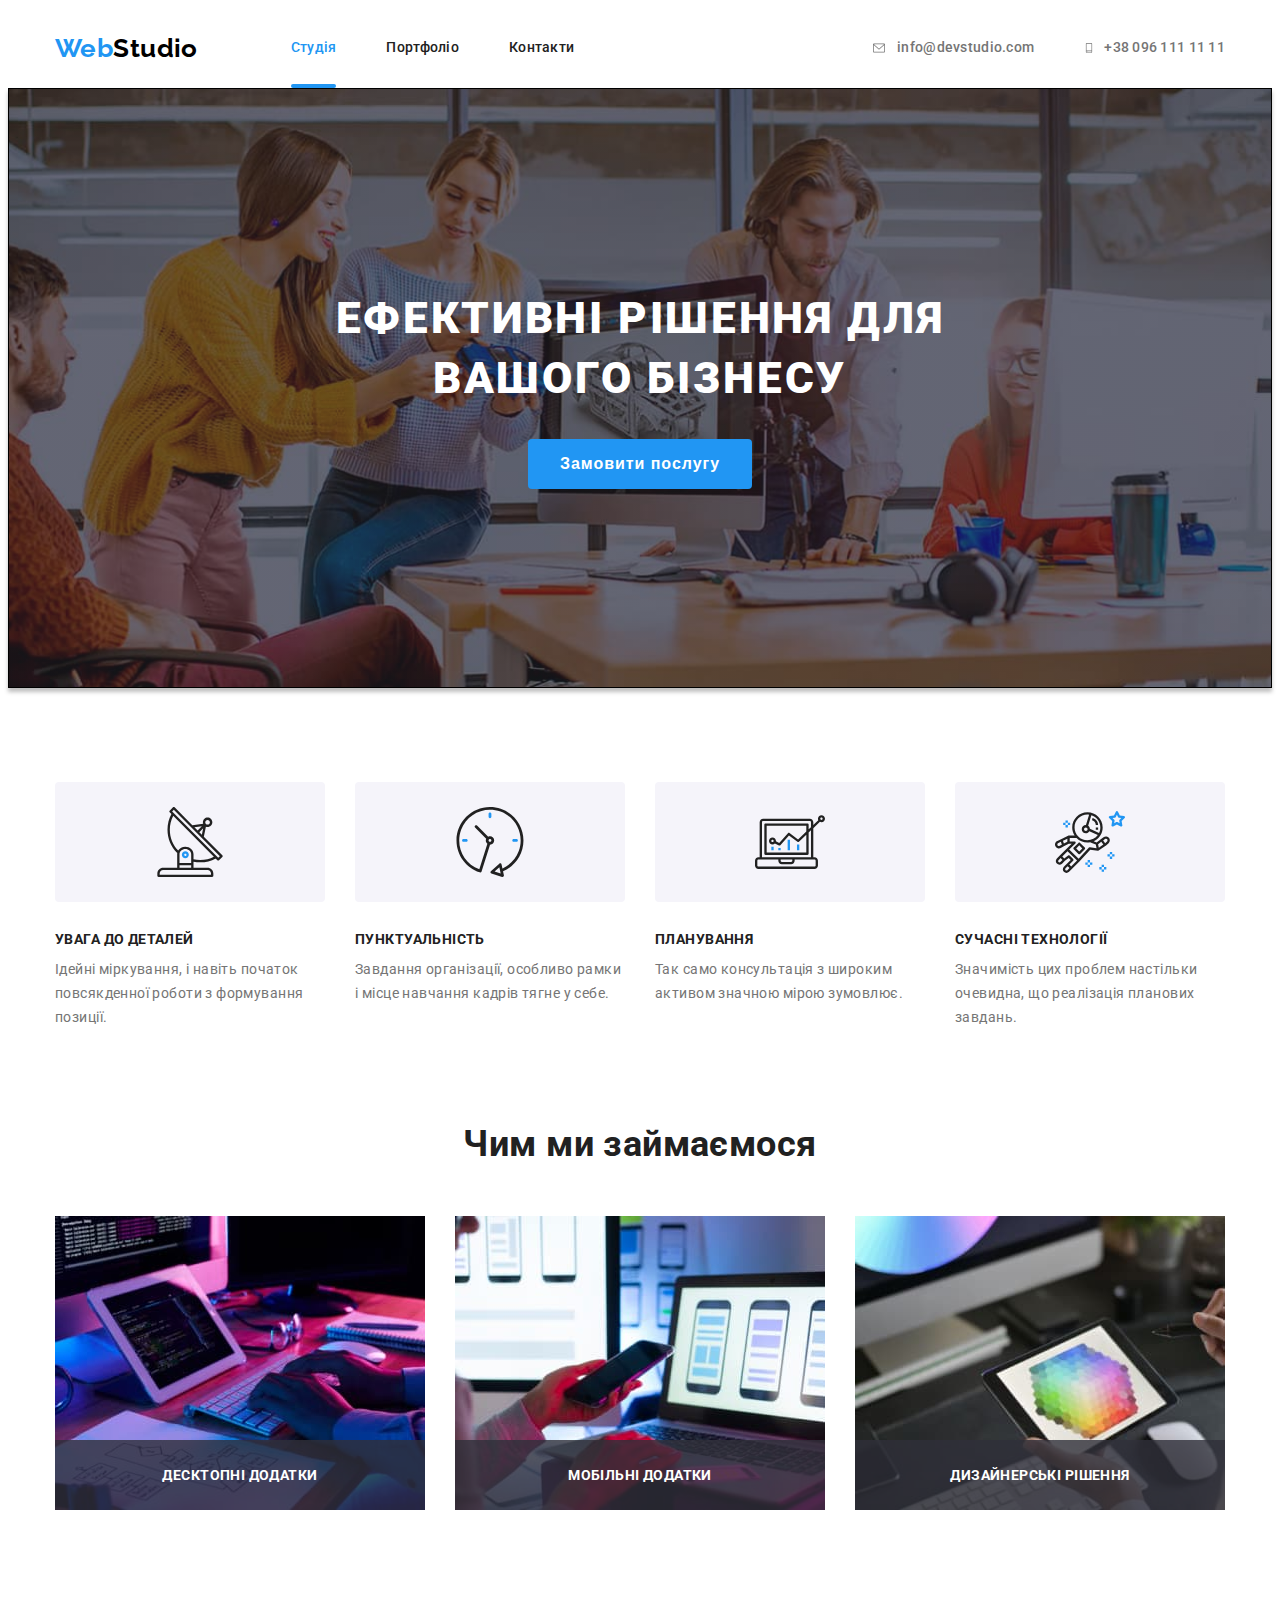
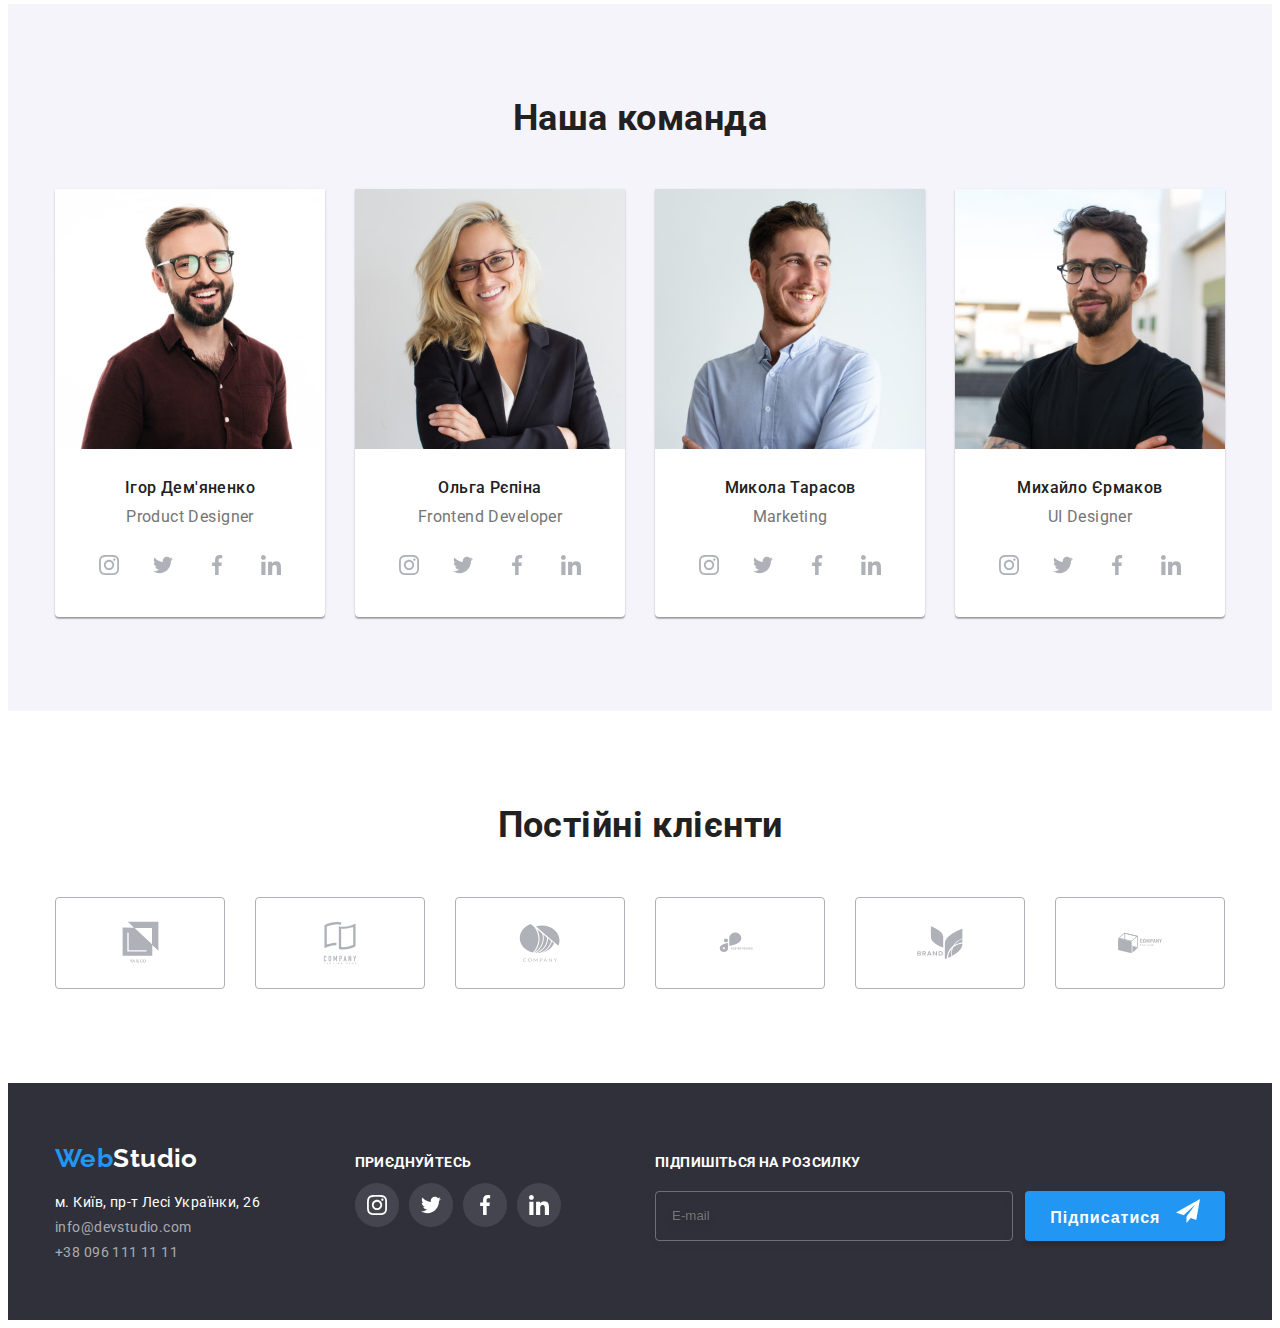
<file: index.html>
<!DOCTYPE html>
<html lang="uk">
  <head>
    <meta charset="UTF-8" />
    <meta http-equiv="X-UA-Compatible" content="IE=edge" />
    <meta name="viewport" content="width=device-width, initial-scale=1.0" />

    <title>WebStudio</title>
    <!-- favicon -->
    <link rel="apple-touch-icon" sizes="180x180" href="./favicon/" />
    <link rel="icon" type="image/png" sizes="32x32" href="./favicon//favicon-32x32.png" />
    <link rel="icon" type="image/png" sizes="16x16" href="./favicon//favicon-16x16.png" />
    <link rel="manifest" href="./favicon//site.webmanifest" />
    <link rel="mask-icon" href="./favicon//safari-pinned-tab.svg" color="#5bbad5" />
    <meta name="msapplication-TileColor" content="#da532c" />
    <meta name="theme-color" content="#ffffff" />

    <!-- fonts -->
    <link rel="preconnect" href="https://fonts.googleapis.com" />
    <link rel="preconnect" href="https://fonts.gstatic.com" crossorigin />
    <link
      href="https://fonts.googleapis.com/css2?family=Raleway:wght@700&family=Roboto:wght@400;500;700;900&display=swap"
      rel="stylesheet"
    />

    <!-- --normolize-- -->
    <link
      rel="stylesheet"
      href="https://cdnjs.cloudflare.com/ajax/libs/modern-normalize/1.1.0/modern-normalize.min.css"
      integrity="sha512-wpPYUAdjBVSE4KJnH1VR1HeZfpl1ub8YT/NKx4PuQ5NmX2tKuGu6U/JRp5y+Y8XG2tV+wKQpNHVUX03MfMFn9Q=="
      crossorigin="anonymous"
      referrerpolicy="no-referrer"
    />
    <!-- style -->
    <link rel="stylesheet" href="./styles/style.css" />
  </head>

  <body>
    <header class="header">
      <div class="header-conteiner container">
        <nav class="header-nav">
          <a class="logo link" lang="en" href="./index.html"
            >Web<span class="header-logo-color">Studio</span></a
          >
          <ul class="header-menu list">
            <li class="header-menu-item item">
              <a class="header-nav-link link current" href="./index.html">Студія</a>
            </li>
            <li class="header-menu-item item">
              <a class="header-nav-link link" href="./portfolio.html">Портфоліо</a>
            </li>
            <li class="header-menu-item item">
              <a class="header-nav-link link" href="">Контакти</a>
            </li>
          </ul>
        </nav>
        <ul class="contacts-nav list">
          <li class="header-contacs-item item">
            <a class="header-contacs link" href="mailto:info@devstudio.com">
              <svg class="contacts-icon icon" width="16" ; height="12" ;>
                <use href="./images/sprite_orig.svg#icon-envelope"></use>
              </svg>
              info@devstudio.com
            </a>
          </li>
          <li class="header-contacs-item item">
            <a class="header-contacs link" href="tel:+380961111111"
              ><svg class="contacts-icon icon" width="10" ; height="16" ;>
                <use href="./images/sprite_orig.svg#icon-phone"></use>
              </svg>
              +38 096 111 11 11
            </a>
          </li>
        </ul>
      </div>
    </header>

    <main>
      <!-- ------------- HERO ---------------- -->
      <section class="hero section">
        <div class="container">
          <h1 class="hero-title">Ефективні рішення для вашого бізнесу</h1>
          <button class="hero-button" type="button" data-modal-open>Замовити послугу</button>
        </div>
      </section>

      <!-- ------------ ADVANTAGE ----------- -->

      <section class="advantage section">
        <!-- прихований заголовок -->
        <div class="container">
          <h2 class=".section-title visually-hidden">Переваги</h2>
          <ul class="advantage-list list">
            <li class="advantage-item icon-antenna">
              <div class="advantage-icon-wrapper">
                <svg class="advantage-icon" width="70px" ; height="70px" ;>
                  <use href="./images/sprite_orig.svg#icon-antenna"></use>
                </svg>
              </div>
              <h3 class="advantage-title">УВАГА ДО ДЕТАЛЕЙ</h3>
              <p class="advantage-text">
                Ідейні міркування, і навіть початок повсякденної роботи з формування позиції.
              </p>
            </li>
            <li class="advantage-item icon-clock">
              <div class="advantage-icon-wrapper">
                <svg class="advantage-icon" width="70px" ; height="70px" ;>
                  <use href="./images/sprite_orig.svg#icon-clock"></use>
                </svg>
              </div>
              <h3 class="advantage-title">ПУНКТУАЛЬНІСТЬ</h3>
              <p class="advantage-text">
                Завдання організації, особливо рамки і місце навчання кадрів тягне у себе.
              </p>
            </li>
            <li class="advantage-item icon-diagram">
              <div class="advantage-icon-wrapper">
                <svg class="advantage-icon" width="70px" ; height="70px" ;>
                  <use href="./images/sprite_orig.svg#icon-diagram"></use>
                </svg>
              </div>
              <h3 class="advantage-title">ПЛАНУВАННЯ</h3>
              <p class="advantage-text">
                Так само консультація з широким активом значною мірою зумовлює.
              </p>
            </li>
            <li class="advantage-item icon-astronaut">
              <div class="advantage-icon-wrapper">
                <svg class="advantage-icon" width="70px" ; height="70px" ;>
                  <use href="./images/sprite_orig.svg#icon-astronaut"></use>
                </svg>
              </div>
              <h3 class="advantage-title">СУЧАСНІ ТЕХНОЛОГІЇ</h3>
              <p class="advantage-text">
                Значимість цих проблем настільки очевидна, що реалізація планових завдань.
              </p>
            </li>
          </ul>
        </div>
      </section>
      <!-- ------------ ACTION ------------ -->

      <section class="action section">
        <div class="container">
          <h2 class="section-title">Чим ми займаємося</h2>
          <ul class="action-list list">
            <li class="action-img item">
              <img src="./images/img1.jpg" alt="Посилвння на курс №1" width="370" />
              <h3 class="action-text">Десктопні додатки</h3>
            </li>
            <li class="action-img item">
              <img src="./images/img2.jpg" alt="Посилвння на курс №2" width="370" />
              <h3 class="action-text">Мобільні додатки</h3>
            </li>
            <li class="action-img item">
              <img src="./images/img3.jpg" alt="Посилвння на курс №3" width="370" />
              <h3 class="action-text">Дизайнерські рішення</h3>
            </li>
          </ul>
        </div>
      </section>

      <!------------------ TEAM ---------------->

      <section class="team section">
        <div class="container">
          <h2 class="section-title">Наша команда</h2>
          <ul class="team-list list">
            <li class="team-item item">
              <img
                class="team-img"
                src="./images/ProductDesigner.jpg"
                alt="Фото Дизайнера "
                width="270"
              />
              <h3 class="team-title">Ігор Дем'яненко</h3>
              <p class="team-text" lang="en">Product Designer</p>
              <div class="team-social">
                <ul class="team-social-list list">
                  <li class="team-social-item item">
                    <a
                      class="team-soc-link link"
                      href="https://www.instagram.com/"
                      target="_blank"
                      rel="noopenet noreferrer nofollow"
                    >
                      <svg class="team-icon icon" width="20px" height="20px">
                        <use href="./images/sprite_orig.svg#icon-instagram"></use>
                      </svg>
                    </a>
                  </li>
                  <li class="team-social-item item">
                    <a
                      class="team-soc-link link"
                      href="https://twitter.com/?lang=ru"
                      target="_blank"
                      rel="noopenet noreferrer nofollow"
                    >
                      <svg class="team-icon icon" width="20" height="20">
                        <use href="./images/sprite_orig.svg#icon-twitter"></use>
                      </svg>
                    </a>
                  </li>
                  <li class="team-social-item item">
                    <a
                      class="team-soc-link link"
                      href="https://www.facebook.com/"
                      target="_blank"
                      rel="noopenet noreferrer nofollow"
                    >
                      <svg class="team-icon icon" width="20" height="20">
                        <use href="./images/sprite_orig.svg#icon-facebook"></use>
                      </svg>
                    </a>
                  </li>
                  <li class="team-social-item item">
                    <a
                      class="team-soc-link link"
                      href="https://www.linkedin.com/"
                      target="_blank"
                      rel="noopenet noreferrer nofollow"
                      ><svg class="team-icon icon" width="20" height="20">
                        <use href="./images/sprite_orig.svg#icon-linkedin"></use>
                      </svg>
                    </a>
                  </li>
                </ul>
              </div>
            </li>
            <li class="team-item item">
              <img
                class="team-img"
                src="./images/FrontendDeveloper.jpg"
                alt="Фото Фронтенд-розробника"
                width="270"
              />
              <h3 class="team-title">Ольга Рєпіна</h3>
              <p class="team-text">Frontend Developer</p>
              <div class="team-social">
                <ul class="team-social-list list">
                  <li class="team-social-item item">
                    <a
                      class="team-soc-link link"
                      href="https://www.instagram.com/"
                      target="_blank"
                      rel="noopenet noreferrer nofollow"
                    >
                      <svg class="team-icon icon" width="20px" height="20px">
                        <use href="./images/sprite_orig.svg#icon-instagram"></use>
                      </svg>
                    </a>
                  </li>
                  <li class="team-social-item item">
                    <a
                      class="team-soc-link link"
                      href="https://twitter.com/?lang=ru"
                      target="_blank"
                      rel="noopenet noreferrer nofollow"
                    >
                      <svg class="team-icon icon" width="20" height="20">
                        <use href="./images/sprite_orig.svg#icon-twitter"></use>
                      </svg>
                    </a>
                  </li>
                  <li class="team-social-item item">
                    <a
                      class="team-soc-link link"
                      href="https://www.facebook.com/"
                      target="_blank"
                      rel="noopenet noreferrer nofollow"
                    >
                      <svg class="team-icon icon" width="20" height="20">
                        <use href="./images/sprite_orig.svg#icon-facebook"></use>
                      </svg>
                    </a>
                  </li>
                  <li class="team-social-item item">
                    <a
                      class="team-soc-link link"
                      href="https://www.linkedin.com/"
                      target="_blank"
                      rel="noopenet noreferrer nofollow"
                      ><svg class="team-icon icon" width="20" height="20">
                        <use href="./images/sprite_orig.svg#icon-linkedin"></use>
                      </svg>
                    </a>
                  </li>
                </ul>
              </div>
            </li>
            <li class="team-item item">
              <img
                class="team-img"
                src="./images/Marketing.jpg"
                alt="Фото маркитолога"
                width="270"
              />
              <h3 class="team-title">Микола Тарасов</h3>
              <p class="team-text" lang="en">Marketing</p>
              <div class="team-social">
                <ul class="team-social-list list">
                  <li class="team-social-item item">
                    <a
                      class="team-soc-link link"
                      href="https://www.instagram.com/"
                      target="_blank"
                      rel="noopenet noreferrer nofollow"
                    >
                      <svg class="team-icon icon" width="20px" height="20px">
                        <use href="./images/sprite_orig.svg#icon-instagram"></use>
                      </svg>
                    </a>
                  </li>
                  <li class="team-social-item item">
                    <a
                      class="team-soc-link link"
                      href="https://twitter.com/?lang=ru"
                      target="_blank"
                      rel="noopenet noreferrer nofollow"
                    >
                      <svg class="team-icon icon" width="20" height="20">
                        <use href="./images/sprite_orig.svg#icon-twitter"></use>
                      </svg>
                    </a>
                  </li>
                  <li class="team-social-item item">
                    <a
                      class="team-soc-link link"
                      href="https://www.facebook.com/"
                      target="_blank"
                      rel="noopenet noreferrer nofollow"
                    >
                      <svg class="team-icon icon" width="20" height="20">
                        <use href="./images/sprite_orig.svg#icon-facebook"></use>
                      </svg>
                    </a>
                  </li>
                  <li class="team-social-item item">
                    <a
                      class="team-soc-link link"
                      href="https://www.linkedin.com/"
                      target="_blank"
                      rel="noopenet noreferrer nofollow"
                      ><svg class="team-icon icon" width="20" height="20">
                        <use href="./images/sprite_orig.svg#icon-linkedin"></use>
                      </svg>
                    </a>
                  </li>
                </ul>
              </div>
            </li>
            <li class="team-item item">
              <img
                class="team-img"
                src="./images/UIDesigner.jpg"
                alt="фото Дизайнера інтерфейсу користувача"
                width="270"
              />
              <h3 class="team-title">Михайло Єрмаков</h3>
              <p class="team-text" lang="en">UI Designer</p>
              <div class="team-social">
                <ul class="team-social-list list">
                  <li class="team-social-item item">
                    <a
                      class="team-soc-link link"
                      href="https://www.instagram.com/"
                      target="_blank"
                      rel="noopenet noreferrer nofollow"
                    >
                      <svg class="team-icon icon" width="20px" height="20px">
                        <use href="./images/sprite_orig.svg#icon-instagram"></use>
                      </svg>
                    </a>
                  </li>
                  <li class="team-social-item item">
                    <a
                      class="team-soc-link link"
                      href="https://twitter.com/?lang=ru"
                      target="_blank"
                      rel="noopenet noreferrer nofollow"
                    >
                      <svg class="team-icon icon" width="20" height="20">
                        <use href="./images/sprite_orig.svg#icon-twitter"></use>
                      </svg>
                    </a>
                  </li>
                  <li class="team-social-item item">
                    <a
                      class="team-soc-link link"
                      href="https://www.facebook.com/"
                      target="_blank"
                      rel="noopenet noreferrer nofollow"
                    >
                      <svg class="team-icon icon" width="20" height="20">
                        <use href="./images/sprite_orig.svg#icon-facebook"></use>
                      </svg>
                    </a>
                  </li>
                  <li class="team-social-item item">
                    <a
                      class="team-soc-link link"
                      href="https://www.linkedin.com/"
                      target="_blank"
                      rel="noopenet noreferrer nofollow"
                      ><svg class="team-icon icon" width="20" height="20">
                        <use href="./images/sprite_orig.svg#icon-linkedin"></use>
                      </svg>
                    </a>
                  </li>
                </ul>
              </div>
            </li>
          </ul>
        </div>
      </section>
      <!-- -------------- CLIENT -------------- -->
      <section class="client section">
        <div class="container">
          <h2 class="section-title">Постійні клієнти</h2>
          <ul class="client-list list">
            <li class="client-item item">
              <a class="client-link link" href="">
                <svg class="client-icon-soc icon" width="41px" height="46.7px">
                  <use href="./images/sprite_orig.svg#icon-client-1"></use>
                </svg>
              </a>
            </li>
            <li class="client-item item">
              <a class="client-link link" href="">
                <svg class="client-icon-soc icon" width="42px" height="52px">
                  <use href="./images/sprite_orig.svg#icon-client-2"></use>
                </svg>
              </a>
            </li>
            <li class="client-item item">
              <a class="client-link link" href="">
                <svg class="client-icon-soc icon" width="43.46px" height="41.18px">
                  <use href="./images/sprite_orig.svg#icon-client-3"></use>
                </svg>
              </a>
            </li>
            <li class="client-item item">
              <a class="client-link link" href="">
                <svg class="client-icon-soc icon" wight="84.44px" height="40.62px">
                  <use href="./images/sprite_orig.svg#icon-client-4"></use>
                </svg>
              </a>
            </li>
            <li class="client-item item">
              <a class="client-link link" href=""
                ><svg class="client-icon-soc icon" wight="63.54px" height="45.43px">
                  <use href="./images/sprite_orig.svg#icon-client-5"></use>
                </svg>
              </a>
            </li>
            <li class="client-item item">
              <a class="client-link link" href="">
                <svg class="client-icon-soc icon" wight="93.79x" height="43.79px">
                  <use href="./images/sprite_orig.svg#icon-client-6"></use>
                </svg>
              </a>
            </li>
          </ul>
        </div>
      </section>
    </main>

    <!-- -------------- FOOTER -------------- -->

    <footer class="footer">
      <div class="footer-wrapper container">
        <div class="position-footer">
          <a class="logo link" href="./index.html" lang="en">
            Web<span class="footeer-logo-color">Studio</span></a
          >
          <address class="addres">
            <ul class="section-list list">
              <li class="addres-item item">
                <a
                  class="addres-map link"
                  href="https://goo.gl/maps/US4AF3qVMDQXfiKQA"
                  target="_blank"
                  rel="noopenet noreferrer nofollow"
                >
                  м. Київ, пр-т Лесі Українки, 26
                </a>
              </li>
              <li class="addres-item item">
                <a class="addres-link link" href="malito:info@devstudio.com">
                  info@devstudio.com
                </a>
              </li>
              <li class="addres-item item">
                <a class="addres-link link" href="tel:+380961111111"> +38 096 111 11 11 </a>
              </li>
            </ul>
          </address>
        </div>
        <div class="position">
          <p class="social-text">приєднуйтесь</p>
          <ul class="social-list list">
            <li class="social-item item">
              <a
                class="social-link link aria-label='instagram'"
                href="https://www.instagram.com/"
                target="_blank"
                rel="noopenet noreferrer nofollow"
              >
                <svg class="foter-soc-icon" width="20" height="20">
                  <use href="./images/sprite_orig.svg#icon-instagram"></use>
                </svg>
              </a>
            </li>
            <li class="social-item item">
              <a
                class="social-link link aria-label='twiter'"
                href="https://twitter.com/?lang=ru"
                target="_blank"
                rel="noopenet noreferrer nofollow"
              >
                <svg class="foter-soc-icon" width="20" height="20">
                  <use href="./images/sprite_orig.svg#icon-twitter"></use>
                </svg>
              </a>
            </li>
            <li class="social-item item">
              <a
                class="social-link link aria-label='facebook'"
                href="https://www.facebook.com/"
                target="_blank"
                rel="noopenet noreferrer nofollow"
              >
                <svg class="foter-soc-icon" width="20" height="20">
                  <use href="./images/sprite_orig.svg#icon-facebook"></use>
                </svg>
              </a>
            </li>
            <li class="social-item item">
              <a
                class="social-link link aria-label='linkidin'"
                href="https://www.linkedin.com/"
                target="_blank"
                rel="noopenet noreferrer nofollow"
              >
                <svg class="foter-soc-icon" width="20" height="20">
                  <use href="./images/sprite_orig.svg#icon-linkedin"></use>
                </svg>
              </a>
            </li>
          </ul>
        </div>

        <form>
          <div class="follow">
            <span class="follow-text">Підпишіться на розсилку</span>
            <label for="email" class="follow-label">
              <input type="email" name="email" placeholder="E-mail" class="follow-input" />
              <button type="submit" class="follow-btn">
                Підписатися
                <svg class="follow-icon" width="24" height="24">
                  <use href="./images/sprite_orig.svg#icon-send"></use>
                </svg>
              </button>
            </label>
          </div>
        </form>
      </div>
    </footer>

    <div class="backdrop is-hidden" data-modal>
      <div class="modal">
        <button type="button" class="modal-btn" data-modal-close>
          <svg class="modal-close-icon" width="11" height="11">
            <use href="./images/sprite_orig.svg#icon-close"></use>
          </svg>
        </button>

        <!-- FORM -->

        <form class="form">
          <p class="form-text">Залиште свої дані, ми вам передзвонимо</p>

          <div class="modal-field">
            <label for="user-name" class="modal-label">Ім'я</label>
            <div class="input-wrap">
              <input
                type="text"
                name="username"
                id="user-name"
                placeholder=" "
                class="modal-input"
                autofocus
                required
              />
              <svg class="modal-input-icon" width="18" height="18">
                <use href="./images/sprite_orig.svg#icon-person-mod"></use>
              </svg>
            </div>
          </div>
          <div class="modal-field">
            <label for="user-phone" class="modal-label">Телефон</label>
            <div class="input-wrap">
              <input
                type="tel"
                name="tel"
                id="user-phone"
                placeholder=" "
                class="modal-input"
                required
              />
              <svg class="modal-input-icon" width="18" height="18">
                <use href="./images/sprite_orig.svg#icon-phone-mod"></use>
              </svg>
            </div>
          </div>
          <div class="modal-field">
            <label for="user-email" class="modal-label">Пошта</label>
            <div class="input-wrap">
              <input
                type="email"
                name="user-email"
                id="user-email"
                placeholder=" "
                class="modal-input"
                required
              />

              <svg class="modal-input-icon" width="18" height="18">
                <use href="./images/sprite_orig.svg#icon-email-mod"></use>
              </svg>
            </div>
          </div>
          <div class="modal-field">
            <label for="user-area" class="modal-label">Коментар</label>
            <textarea
              name="coment"
              placeholder="Введіть текст"
              id="user-area"
              class="modal-area"
            ></textarea>
          </div>

          <div class="polisy-field">
            <input
              type="checkbox"
              class="input-check visually-hidden"
              name="privacy"
              value="true"
              id="privacy"
            />
            <label for="privacy" class="check-text">
              <span>
                <svg class="check-icon" width="16" height="15">
                  <use href="./images/sprite_orig.svg#icon-cheked"></use>
                </svg>
              </span>
              Погоджуюся з розсилкою та приймаю
            </label>
            <a href="" class="check-text-link link"> Умови договору</a>
          </div>
          <button class="form-btn" type="submit">Відправити</button>
        </form>
      </div>
    </div>
    <script src="./js/modal.js"></script>
  </body>
</html>
</file>
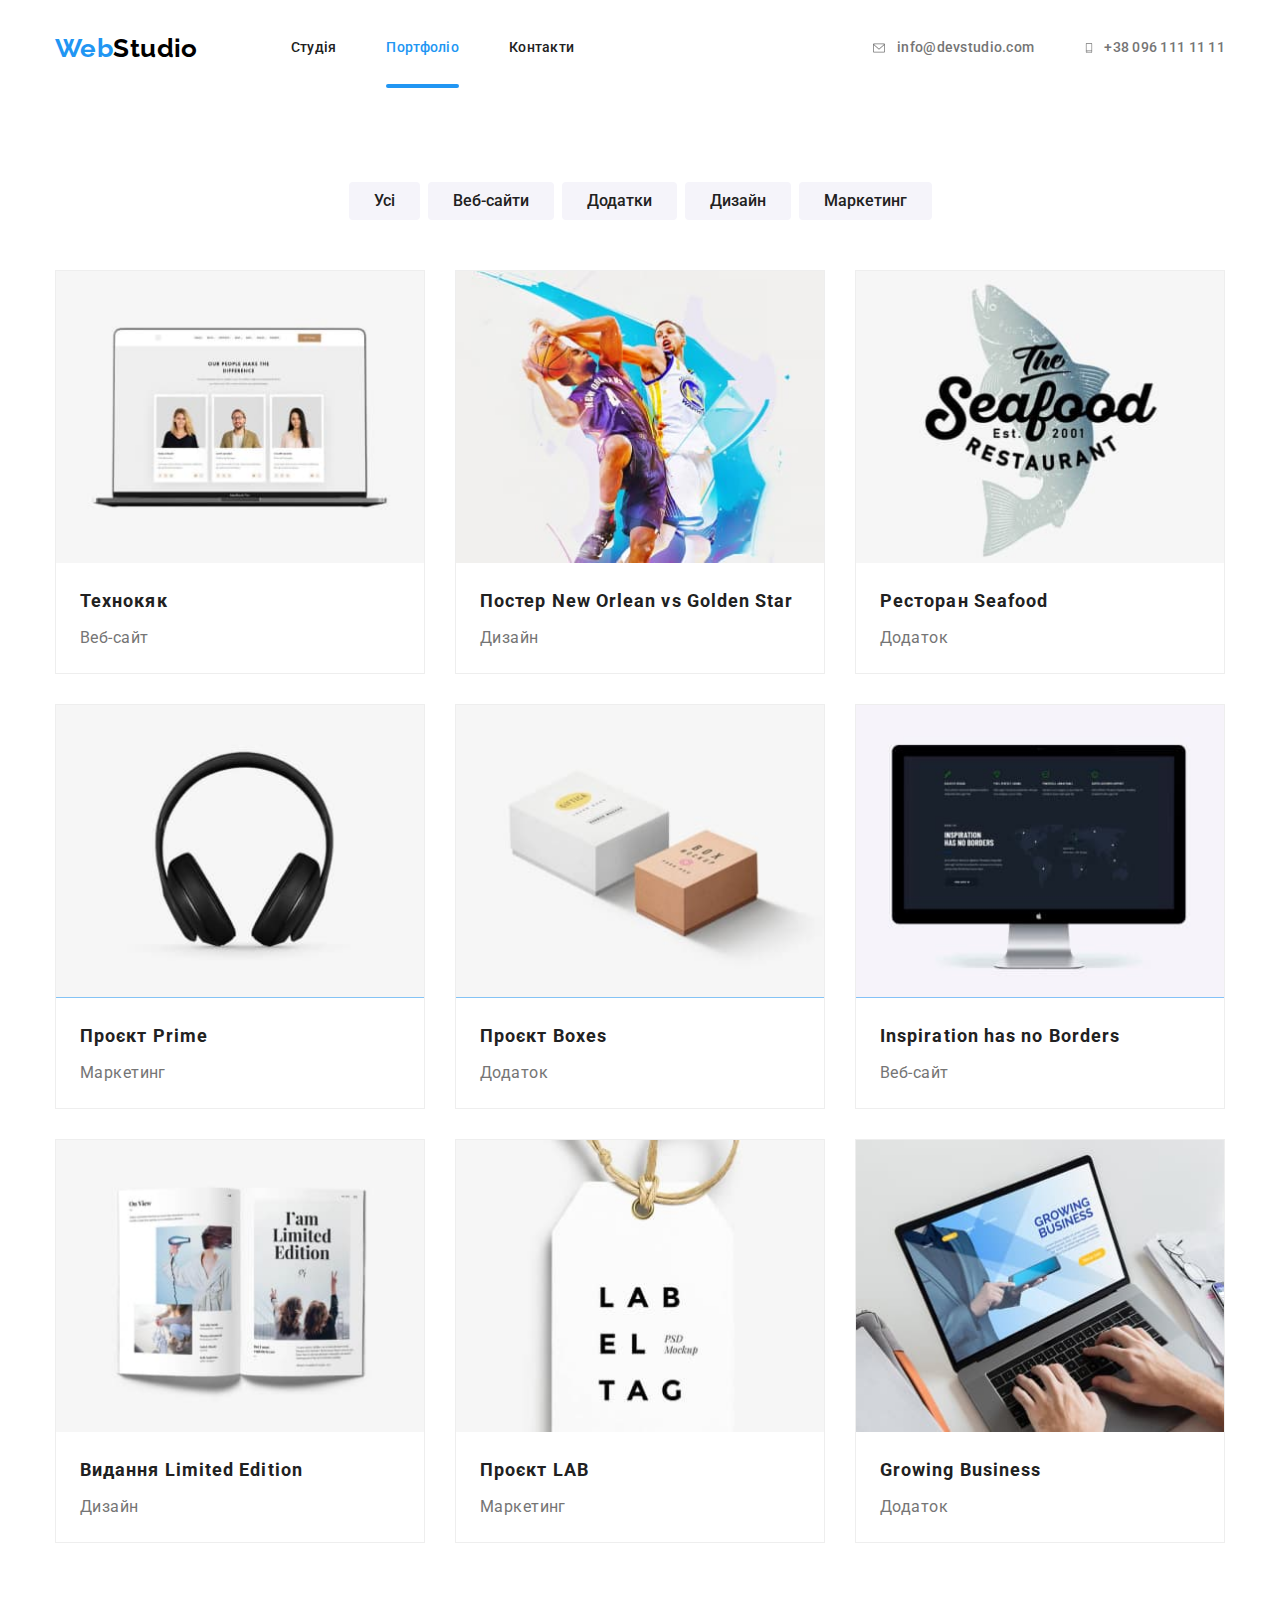
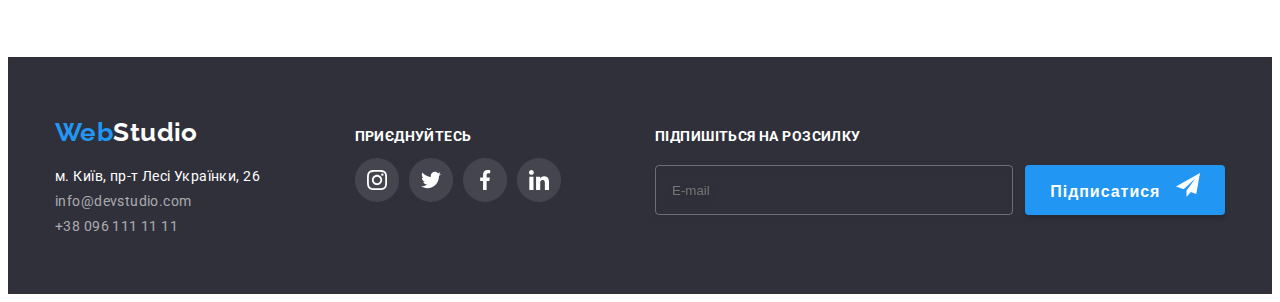
<file: portfolio.html>
<!DOCTYPE html>
<html lang="en">
  <head>
    <meta charset="UTF-8" />
    <meta http-equiv="X-UA-Compatible" content="IE=edge" />
    <meta name="viewport" content="width=device-width, initial-scale=1.0" />

    <title>WebStudio</title>
    <!-- favicon -->
    <link rel="apple-touch-icon" sizes="180x180" href="./favicon/" />
    <link rel="icon" type="image/png" sizes="32x32" href="./favicon//favicon-32x32.png" />
    <link rel="icon" type="image/png" sizes="16x16" href="./favicon//favicon-16x16.png" />
    <link rel="manifest" href="./favicon//site.webmanifest" />
    <link rel="mask-icon" href="./favicon//safari-pinned-tab.svg" color="#5bbad5" />
    <meta name="msapplication-TileColor" content="#da532c" />
    <meta name="theme-color" content="#ffffff" />

    <!-- fonts -->
    <link rel="preconnect" href="https://fonts.googleapis.com" />
    <link rel="preconnect" href="https://fonts.gstatic.com" crossorigin />
    <link
      href="https://fonts.googleapis.com/css2?family=Raleway:wght@700&family=Roboto:wght@400;500;700;900&display=swap"
      rel="stylesheet"
    />

    <!-- --normolize-- -->
    <link
      rel="stylesheet"
      href="https://cdnjs.cloudflare.com/ajax/libs/modern-normalize/1.1.0/modern-normalize.min.css"
      integrity="sha512-wpPYUAdjBVSE4KJnH1VR1HeZfpl1ub8YT/NKx4PuQ5NmX2tKuGu6U/JRp5y+Y8XG2tV+wKQpNHVUX03MfMFn9Q=="
      crossorigin="anonymous"
      referrerpolicy="no-referrer"
    />
    <!-- style -->
    <link rel="stylesheet" href="./styles/style.css" />
  </head>

  <body>
    <header class="header">
      <div class="header-conteiner container">
        <nav class="header-nav">
          <a class="logo link" lang="en" href="./index.html"
            >Web<span class="header-logo-color">Studio</span></a
          >
          <ul class="header-menu list">
            <li class="header-menu-item item">
              <a class="header-nav-link link" href="./index.html">Студія</a>
            </li>
            <li class="header-menu-item item">
              <a class="header-nav-link link current" href="./portfolio.html">Портфоліо</a>
            </li>
            <li class="header-menu-item item">
              <a class="header-nav-link link" href="">Контакти</a>
            </li>
          </ul>
        </nav>
        <ul class="contacts-nav list">
          <li class="header-contacs-item item">
            <a class="header-contacs link" href="mailto:info@devstudio.com">
              <svg class="contacts-icon icon" width="16" ; height="12" ;>
                <use href="./images/sprite_orig.svg#icon-envelope"></use>
              </svg>
              info@devstudio.com
            </a>
          </li>
          <li class="header-contacs-item item">
            <a class="header-contacs link" href="tel:+380961111111"
              ><svg class="contacts-icon icon" width="10" ; height="16" ;>
                <use href="./images/sprite_orig.svg#icon-phone"></use>
              </svg>
              +38 096 111 11 11
            </a>
          </li>
        </ul>
      </div>
    </header>
    <main>
      <section class="filtr section">
        <div class="container">
          <h1 class="filtr visually-hidden">Фільтр</h1>

          

          <ul class="filtr-list list">
            <li class="filtr-item item">
              <button class="filtre-btn current" type="button">Усі</button>
            </li>
            <li class="filtr-item item">
              <button class="filtre-btn current" type="button">Веб-сайти</button>
            </li>
            <li class="filtr-item item">
              <button class="filtre-btn current" type="button">Додатки</button>
            </li>
            <li class="filtr-item item">
              <button class="filtre-btn current" type="button">Дизайн</button>
            </li>
            <li class="filtr-item item">
              <button class="filtre-btn current" type="button">Маркетинг</button>
            </li>
          </ul>

          <ul class="portfolio-list list">
            <li class="portfolio-item item">
              <div class="portfolio-cover-wrapper">
                <img
                  class="porfolio-img"
                  src="./images/portfolio/project1.jpg"
                  alt="ноутбук з проектами"
                  width="370"
                  height="294"
                />
                <p class="portfolio-cover-text">
                  Ресурс пропонує комплексні пропозиції з різним рівнем функціоналу та сервісів. Все
                  це дозволить відвідувачу отримати вичерпні відомості про компанію чи приватну
                  особу.
                </p>
              </div>
              <div class="portfolio-wraper">
                <h2 class="portfolio-title">Технокяк</h2>
                <p class="portfolio-text">Веб-сайт</p>
              </div>
            </li>
            <li class="portfolio-item item">
              <div class="portfolio-cover-wrapper">
                <img
                  class="porfolio-img"
                  src="./images/portfolio/project2.jpg"
                  alt="баскетболісти"
                  width="370"
                  height="294"
                />
                <p class="portfolio-cover-text">
                  Lorem ipsum dolor sit amet, consectetur adipisicing elit. Reiciendis laudantium
                  ipsa quis nam placeat ea natus molestias dolorem culpa libero. Molestias earum
                  maiores, tempore hic deleniti fugit dolore? Perspiciatis, ipsam?
                </p>
              </div>
              <div class="portfolio-wraper">
                <h2 class="portfolio-title">Постер New Orlean vs Golden Star</h2>
                <p class="portfolio-text">Дизайн</p>
              </div>
            </li>
            <li class="portfolio-item item">
              <div class="portfolio-cover-wrapper">
                <img
                  class="porfolio-img"
                  src="./images/portfolio/project3.jpg"
                  alt="логоти ресторану"
                  width="370"
                  height="294"
                />
                <p class="portfolio-cover-text">
                  Lorem ipsum dolor sit amet, consectetur adipisicing elit. Reiciendis laudantium
                  ipsa quis nam placeat ea natus molestias dolorem culpa libero. Molestias earum
                  maiores, tempore hic deleniti fugit dolore? Perspiciatis, ipsam?
                </p>
              </div>

              <div class="portfolio-wraper">
                <h2 class="portfolio-title">Ресторан Seafood</h2>
                <p class="portfolio-text">Додаток</p>
              </div>
            </li>
            <li class="portfolio-item item">
              <div class="portfolio-cover-wrapper">
                <img
                  class="porfolio-img"
                  src="./images/portfolio/project4.jpg"
                  alt="навушники"
                  width="370"
                  height="294"
                />
                <p class="portfolio-cover-text">
                  Lorem ipsum dolor sit amet, consectetur adipisicing elit. Reiciendis laudantium
                  ipsa quis nam placeat ea natus molestias dolorem culpa libero. Molestias earum
                  maiores, tempore hic deleniti fugit dolore? Perspiciatis, ipsam?
                </p>
              </div>

              <div class="portfolio-wraper">
                <h2 class="portfolio-title">Проєкт Prime</h2>
                <p class="portfolio-text">Маркетинг</p>
              </div>
            </li>
            <li class="portfolio-item item">
              <div class="portfolio-cover-wrapper">
                <img
                  class="porfolio-img"
                  src="./images/portfolio/project5.jpg"
                  alt="дві картонні коробки"
                  width="370"
                  height="294"
                />
                <p class="portfolio-cover-text">
                  Lorem ipsum dolor sit amet, consectetur adipisicing elit. Reiciendis laudantium
                  ipsa quis nam placeat ea natus molestias dolorem culpa libero. Molestias earum
                  maiores, tempore hic deleniti fugit dolore? Perspiciatis, ipsam?
                </p>
              </div>

              <div class="portfolio-wraper">
                <h2 class="portfolio-title">Проєкт Boxes</h2>
                <p class="portfolio-text">Додаток</p>
              </div>
            </li>
            <li class="portfolio-item item">
              <div class="portfolio-cover-wrapper">
                <img
                  class="porfolio-img"
                  src="./images/portfolio/project6.jpg"
                  alt="монітор комп'ютера"
                  width="370"
                  height="294"
                />
                <p class="portfolio-cover-text">
                  Lorem ipsum dolor sit amet, consectetur adipisicing elit. Reiciendis laudantium
                  ipsa quis nam placeat ea natus molestias dolorem culpa libero. Molestias earum
                  maiores, tempore hic deleniti fugit dolore? Perspiciatis, ipsam?
                </p>
              </div>

              <div class="portfolio-wraper">
                <h2 class="portfolio-title">Inspiration has no Borders</h2>
                <p class="portfolio-text">Веб-сайт</p>
              </div>
            </li>
            <li class="portfolio-item item">
              <div class="portfolio-cover-wrapper">
                <img
                  class="porfolio-img"
                  src="./images/portfolio/project7.jpg"
                  alt="розгоруна книга"
                  width="370"
                  height="294"
                />
                <p class="portfolio-cover-text">
                  Lorem ipsum dolor sit amet, consectetur adipisicing elit. Reiciendis laudantium
                  ipsa quis nam placeat ea natus molestias dolorem culpa libero. Molestias earum
                  maiores, tempore hic deleniti fugit dolore? Perspiciatis, ipsam?
                </p>
              </div>

              <div class="portfolio-wraper">
                <h2 class="portfolio-title">Видання Limited Edition</h2>
                <p class="portfolio-text">Дизайн</p>
              </div>
            </li>
            <li class="portfolio-item item">
              <div class="portfolio-cover-wrapper">
                <img
                  class="porfolio-img"
                  src="./images/portfolio/project8.jpg"
                  alt="бірка з лого "
                  width="370"
                  height="294"
                />
                <p class="portfolio-cover-text">
                  Lorem ipsum dolor sit amet, consectetur adipisicing elit. Reiciendis laudantium
                  ipsa quis nam placeat ea natus molestias dolorem culpa libero. Molestias earum
                  maiores, tempore hic deleniti fugit dolore? Perspiciatis, ipsam?
                </p>
              </div>

              <div class="portfolio-wraper">
                <h2 class="portfolio-title">Проєкт LAB</h2>
                <p class="portfolio-text">Маркетинг</p>
              </div>
            </li>
            <li class="portfolio-item item">
              <div class="portfolio-cover-wrapper">
                <img
                  class="porfolio-img"
                  src="./images/portfolio/project9.jpg"
                  alt="ноутбук"
                  width="370"
                  height="294"
                />
                <p class="portfolio-cover-text">
                  Lorem ipsum dolor sit amet, consectetur adipisicing elit. Reiciendis laudantium
                  ipsa quis nam placeat ea natus molestias dolorem culpa libero. Molestias earum
                  maiores, tempore hic deleniti fugit dolore? Perspiciatis, ipsam?
                </p>
              </div>
              <div class="portfolio-wraper">
                <h2 class="portfolio-title">Growing Business</h2>
                <p class="portfolio-text">Додаток</p>
              </div>
            </li>
          </ul>
        </div>
      </section>
    </main>

    <footer class="footer">
      <div class="footer-wrapper container">
        <div class="position-footer">
          <a class="logo link" href="./index.html" lang="en">
            Web<span class="footeer-logo-color">Studio</span></a
          >
          <address class="addres">
            <ul class="section-list list">
              <li class="addres-item item">
                <a
                  class="addres-map link"
                  href="https://goo.gl/maps/US4AF3qVMDQXfiKQA"
                  target="_blank"
                  rel="noopenet noreferrer nofollow"
                >
                  м. Київ, пр-т Лесі Українки, 26
                </a>
              </li>
              <li class="addres-item item">
                <a class="addres-link link" href="malito:info@devstudio.com">
                  info@devstudio.com
                </a>
              </li>
              <li class="addres-item item">
                <a class="addres-link link" href="tel:+380961111111"> +38 096 111 11 11 </a>
              </li>
            </ul>
          </address>
        </div>
        <div class="position">
          <p class="social-text">приєднуйтесь</p>
          <ul class="social-list list">
            <li class="social-item item">
              <a
                class="social-link link aria-label='instagram'"
                href="https://www.instagram.com/"
                target="_blank"
                rel="noopenet noreferrer nofollow"
              >
                <svg class="foter-soc-icon" width="20" height="20">
                  <use href="./images/sprite_orig.svg#icon-instagram"></use>
                </svg>
              </a>
            </li>
            <li class="social-item item">
              <a
                class="social-link link aria-label='twiter'"
                href="https://twitter.com/?lang=ru"
                target="_blank"
                rel="noopenet noreferrer nofollow"
              >
                <svg class="foter-soc-icon" width="20" height="20">
                  <use href="./images/sprite_orig.svg#icon-twitter"></use>
                </svg>
              </a>
            </li>
            <li class="social-item item">
              <a
                class="social-link link aria-label='facebook'"
                href="https://www.facebook.com/"
                target="_blank"
                rel="noopenet noreferrer nofollow"
              >
                <svg class="foter-soc-icon" width="20" height="20">
                  <use href="./images/sprite_orig.svg#icon-facebook"></use>
                </svg>
              </a>
            </li>
            <li class="social-item item">
              <a
                class="social-link link aria-label='linkidin'"
                href="https://www.linkedin.com/"
                target="_blank"
                rel="noopenet noreferrer nofollow"
              >
                <svg class="foter-soc-icon" width="20" height="20">
                  <use href="./images/sprite_orig.svg#icon-linkedin"></use>
                </svg>
              </a>
            </li>
          </ul>
        </div>
        <div class="follow">
          <span class="follow-text">Підпишіться на розсилку</span>
          <label for="mail" class="follow-label">
            <input type="mail" name="mail" placeholder="E-mail" class="follow-input" />
            <button type="submit" class="follow-btn">
              Підписатися
              <svg class="follow-icon" width="24" height="24">
                <use href="./images/sprite_orig.svg#icon-send"></use>
              </svg>
            </button>
          </label>
        </div>
      </div>
    </footer>
  </body>
</html>
</file>
<file: styles/style.css>
/*------------- ROOT -------------*/
:root {
  --main-text-color: #212121;
  --main-fonts-family: 'Roboto', sans-serif;
  --main-backgraund-color: #ffffff;

  --content-text-colot: #757575;
  --second-text-color: #ffffff;
  --accent-color: #2196f3;

  --bacgraund-color: #2f303a;
  --second-backgraund-color: #f5f4fa;
}
/*-------------reset-------------*/

html {
  box-sizing: border-box;
}

*,
*::after,
*::before {
  box-sizing: inherit;
}
/* Стили для обнуления верхних отступов у элементов */
h1,
h2,
h3,
h4,
h5,
h6,
p {
  margin: 0;
}
/* Класс для обнуления базовых свойств у списков (ul) */
.list {
  list-style: none;
  padding-left: 0;
  margin: 0;
}
/* Класс для обнуления базовых свойств у ссылок */
.link {
  text-decoration: none;
  color: inherit;
}
/* Свойства для корректного отображения картинок */
img {
  display: block;
  max-width: 100%;
  height: auto;
}
/* Свойства для обнуления курсива у address */

address {
  font-style: normal;
}

/* utils */
.container {
  width: 1200px;
  padding-left: 15px;
  padding-right: 15px;
  margin: 0 auto;
}

.section {
  padding: 94px 0px;
}

/* .icon {
  fill: #afb1b8;
} */

.visually-hidden {
  position: absolute;
  width: 1px;
  height: 1px;
  margin: -1px;
  border: 0;
  padding: 0;
  white-space: nowrap;
  clip-path: inset(100%);
  clip: rect(0 0 0 0);
  overflow: hidden;
}

/*------------- ALL -------------*/
body {
  font-family: var(--main-fonts-family);
  letter-spacing: 0.03em;
  font-size: 14px;
  color: var(--main-text-color);
  background-color: var(--main-backgraund-color);
}

/*------------- HEADER -------------*/

.header-conteiner {
  display: flex;
}

.header-nav {
  display: flex;
  align-items: center;
}

.header-menu {
  display: flex;
  margin-left: 93px;
}

.contacts-nav {
  display: flex;
  margin-left: auto;
}

.logo {
  font-family: Raleway, sans-serif;
  font-weight: 700;
  font-size: 26px;
  line-height: 1.19;
  color: var(--accent-color);
}
.header-logo-color {
  color: #000000;
}

.header-menu-item:not(:last-child) {
  margin-right: 50px;
}

.header-nav-link {
  display: block;
  padding: 32px 0px;

  color: var(--main-text-color);
  font-weight: 500;
  line-height: 1.14;
  letter-spacing: 0.02em;

  transition: color 250ms cubic-bezier(0.4, 0, 0.2, 1);
  position: relative;
}

.header-nav-link.current::after {
  content: '';
  position: absolute;
  bottom: 0;
  width: 100%;
  left: 0;
  height: 4px;
  background: #2196f3;
  border-radius: 2px;
}

.header-contacs {
  display: flex;
  align-items: center;
  gap: 10px;
  padding: 32px 0px;

  font-weight: 500;
  line-height: 1.14;
  letter-spacing: 0.02em;
  color: var(--content-text-colot);

  transition: color 250ms cubic-bezier(0.4, 0, 0.2, 1);
  position: relative;
}

.header-contacs-item:not(:last-child) {
  margin-right: 50px;
}

.header-contacs-item {
  display: flex;
  gap: 10px;
  align-items: center;
}

.contacts-icon {
  fill: currentColor;
}

/* .header-contacs::before {
  content: '';
  display: inline-block;
  width: 16px;
  height: 16px;
  margin-right: 10px;
  background-image: url(../images/decor/envelope.svg);
  background-size: 16px;
  background-repeat: no-repeat;
  background-position: bottom;
} */

.header-nav-link:hover,
.header-nav-link:focus,
.header-nav-link:active,
.header-contacs:hover,
.header-contacs:focus,
.header-contacs:active {
  color: var(--accent-color);
}
.contacts-icon:hover {
  color: var(--accent-color);
}

.header-nav-link.link.current {
  color: var(--accent-color);
}

/*--------------- HERO ---------- */

.hero {
  max-width: 1600px;
  height: 600px;
  margin-left: auto;
  margin-right: auto;

  text-align: center;
  padding-top: 200px;
  padding-bottom: 200px;

  background-image: linear-gradient(rgba(47, 48, 58, 0.4), rgba(47, 48, 58, 0.4)),
    url(../images/hero/hero_bg.jpg);
  background-repeat: no-repeat;
  background-position: center;
  background-size: cover;
  background-color: #c4c4c4;

  border: 1px solid #000000;
  box-shadow: 0px 4px 4px rgba(0, 0, 0, 0.25);
}

.hero-title {
  font-weight: 900;
  font-size: 44px;
  line-height: 1.36;
  letter-spacing: 0.06em;
  text-transform: uppercase;
  width: 696px;
  color: var(--second-text-color);

  margin-left: auto;
  margin-right: auto;
  margin-bottom: 30px;
}

.hero-button {
  font-weight: 700;
  font-size: 16px;
  line-height: 1.87;
  min-width: 216px;
  height: 50px;
  align-items: center;
  letter-spacing: 0.06em;

  color: var(--second-text-color);
  background: var(--accent-color);
  cursor: pointer;

  padding: 10px 32px;
  border-radius: 4px;
  border: none;

  transition: background-color 250ms cubic-bezier(0.4, 0, 0.2, 1);
}

.hero-button:hover,
.hero-button:focus {
  background-color: #188ce8;
}

/*------------- ADVANTAGE -------------*/

.section-title {
  font-size: 36px;
  line-height: 1.16;
  text-align: center;
  margin-bottom: 50px;
}

.advantage-title {
  font-size: 14px;
  line-height: 1.14;
  text-transform: uppercase;
  margin-bottom: 10px;
}

.advantage-list {
  display: flex;
  gap: 30px;
}

.advantage-item {
  width: 270px;
}

.advantage-icon-wrapper {
  display: flex;
  align-items: center;
  justify-content: center;
  height: 120px;
  background-color: var(--second-backgraund-color);
  border-radius: 4px;
  /* margin: 30px auto; */
  margin-bottom: 30px;
  margin-left: auto;
  margin-right: auto;
}

/* .advantage-item::before {
  content: '';
  display: block;
  height: 120px;
  margin-bottom: 30px;
  background-size: 70px 70px;
  background-repeat: no-repeat;
  background-position: center;
  background-color: #f5f4fa;
  border-radius: 4px;
}
.advantage-item.icon-antenna::before {
  background-image: url(../images/decor/antenna.svg);
}
.advantage-item.icon-clock::before {
  background-image: url(../images/decor/clock.svg);
}
.advantage-item.icon-diagram::before {
  background-image: url(../images/decor/diagram.svg);
}
.advantage-item.icon-astronaut::before {
  background-image: url(../images/decor/astronaut.svg);
} */

.advantage-text {
  line-height: 1.71;
  color: var(--content-text-colot);
}

/*------------- ACTION -------------*/
.action {
  padding-top: 0px;
}

.action-list {
  display: flex;
  gap: 30px;
}

.action-img {
  position: relative;
}

.action-text {
  position: absolute;
  bottom: 0;
  display: flex;
  align-items: center;
  justify-content: center;

  font-size: 14px;
  text-transform: uppercase;

  width: 100%;
  height: 70px;

  color: #ffffff;
  background-color: rgba(47, 48, 58, 0.8);
}

/*------------- TEAM -------------*/
.team {
  background-color: var(--second-backgraund-color);
}

.team-img {
  margin-bottom: 30px;
}
.team-title {
  font-weight: 500;
  font-size: 16px;
  line-height: 1.18;
  text-align: center;
  margin-bottom: 10px;
}

.team-list {
  display: flex;
  gap: 30px;
}

.team-item {
  background-color: var(--main-backgraund-color);
  padding-bottom: 30px;
  box-shadow: 0px 1px 3px rgba(0, 0, 0, 0.12), 0px 1px 1px rgba(0, 0, 0, 0.14),
    0px 2px 1px rgba(0, 0, 0, 0.2);
  border-radius: 0px 0px 4px 4px;
}

.team-text {
  font-size: 16px;
  line-height: 1.18;
  text-align: center;
  color: var(--content-text-colot);
  margin-bottom: 16px;
}

.team-social-list {
  display: flex;
  justify-content: center;
  gap: 10px;
}

.team-soc-link {
  display: flex;
  align-items: center;
  justify-content: center;
  width: 44px;
  height: 44px;
  color: #afb1b8;
  border-radius: 50%;

  transition: color 250ms cubic-bezier(0.4, 0, 0.2, 1),
    background-color 250ms cubic-bezier(0.4, 0, 0.2, 1);

  position: relative;
}
.team-icon {
  fill: currentColor;
}

.team-soc-link:hover,
.team-soc-link:focus {
  background-color: var(--accent-color);
  color: var(--second-text-color);
}

/* ------------ CLIENT ------------ */
.client-list {
  display: flex;
  align-items: center;
  gap: 30px;
  align-items: center;
  justify-content: center;
}

.client-link {
  display: flex;
  align-items: center;
  justify-content: center;
  color: #afb1b8;
  width: 170px;
  height: 92px;
  border: 1px solid #afb1b8;
  border-radius: 4px;

  transition: color 250ms cubic-bezier(0.4, 0, 0.2, 1),
    background-color 250ms cubic-bezier(0.4, 0, 0.2, 1);
  position: relative;
}

.client-icon-soc {
  fill: currentColor;
}

.client-link:hover,
.client-link:focus,
.client-link:active {
  border-color: var(--accent-color);
  color: var(--accent-color);
}

/*------------- FOOTER -------------*/
.footer-wrapper {
  display: flex;
  justify-content: space-between;
  align-items: baseline;
}

.position-footer {
  display: flex;
  flex-direction: column;
}

.position {
  display: flex;
  flex-direction: column;
}

footer {
  background: var(--bacgraund-color);
  padding: 60px 0px;
}

.footeer-logo-color {
  color: var(--second-text-color);
}

.footer .logo {
  display: block;
  margin-bottom: 20px;
}

.address {
  font-style: normal;
  line-height: 1.71;
  color: var(--second-text-color);
}

.section-list {
  display: flex;
  flex-direction: column;
  gap: 9px;
}

/* .addres-item:not(:last-chils) {
    margin-bottom: 9px;
} */

.addres-map {
  color: var(--second-text-color);
}
.addres-map:active {
  color: var(--accent-color);
}

.addres-link {
  font-weight: 400;
  font-size: 14px;
  line-height: 1.71px;
  letter-spacing: 0.03em;
  color: rgba(255, 255, 255, 0.6);

  transition: color 250ms cubic-bezier(0.4, 0, 0.2, 1);
  position: relative;
}

.addres-link:hover,
.addres-link:focus {
  color: var(--accent-color);
}

/* ------------- FOOTER social ------------- */

.social-text {
  font-weight: 700;
  line-height: 1.14px;
  text-transform: uppercase;
  color: #ffffff;
  margin-bottom: 20px;
}

.social-list {
  display: flex;
  gap: 10px;
  /* align-items: center;
  justify-content: center; */
}

.social-link {
  display: flex;
  align-items: center;
  justify-content: center;
  width: 44px;
  height: 44px;
  color: var(--main-backgraund-color);
  background-image: linear-gradient(rgba(255, 255, 255, 0.1), rgba(255, 255, 255, 0.1));
  border-radius: 50%;

  transition: background-color 250ms cubic-bezier(0.4, 0, 0.2, 1);
  position: relative;
}

.social-link:hover,
.social-link:focus {
  background-color: var(--accent-color);
}

.foter-soc-icon {
  fill: currentColor;
}
/* ------------FOOTRE follow ------------ */

.follow {
  width: 570px;
}

.follow-label {
  display: flex;
  gap: 12px;
}

.follow-text {
  display: block;
  font-weight: 700;
  line-height: 1.14;
  text-transform: uppercase;
  color: var(--second-text-color);
  margin-bottom: 20px;
}

.follow-input {
  width: 358px;
  height: 50px;
  padding: 15px 16px;
  color: var(--second-text-color);
  background-color: transparent;
  border: 1px solid rgba(255, 255, 255, 0.3);
  filter: drop-shadow(0px 4px 4px rgba(0, 0, 0, 0.15));
  border-radius: 4px;
}

.follow-icon {
  fill: currentColor;
  margin-left: 10px;
}

.follow-btn {
  font-weight: 700;
  font-size: 16px;
  line-height: 30px;
  letter-spacing: 0.06em;

  color: var(--second-text-color);

  width: 200px;
  height: 50px;

  background: var(--accent-color);
  box-shadow: 0px 4px 4px rgba(0, 0, 0, 0.15);
  border-radius: 4px;
  border-color: transparent;

  display: block;
  align-items: center;
  justify-content: center;
  cursor: pointer;

  transition: background-color 250ms cubic-bezier(0.4, 0, 0.2, 1),
    box-shadow 250ms cubic-bezier(0.4, 0, 0.2, 1);
}

.follow-btn:hover {
  background-color: #188ce8;
  box-shadow: 0px 4px 4px rgba(0, 0, 0, 0.15);
  border-radius: 4px;
}

/*************** PORFOLIO ****************/

/*------------- filtre -------------*/

.filtr-list {
  display: flex;
  justify-content: center;
  gap: 8px;
  margin-bottom: 50px;
}

.filtre-btn {
  font-weight: 500;
  font-family: inherit;
  font-size: 16px;
  line-height: 1.62px;
  text-align: center;
  color: var(--top-text-color);
  height: 38px;
  background-color: var(--second-backgraund-color);
  border: none;
  border-radius: 4px;
  cursor: pointer;

  padding: 6px 25px;

  transition: color 250ms cubic-bezier(0.4, 0, 0.2, 1),
    background-color 50ms cubic-bezier(0.4, 0, 0.2, 1),
    box-shadow 250ms cubic-bezier(0.4, 0, 0.2, 1);
  position: relative;
}

.filtre-btn:hover,
.filtre-btn:focus {
  color: var(--second-text-color);
  background: var(--accent-color);
  box-shadow: 0px 3px 1px rgba(0, 0, 0, 0.1), 0px 1px 2px rgba(0, 0, 0, 0.08),
    0px 2px 2px rgba(0, 0, 0, 0.12);
}

.filtre-btn .current {
  background-color: var(--accent-color);
  color: var(--second-text-color);
}

.portfolio-list {
  display: flex;
  flex-wrap: wrap;
  gap: 30px;
  padding-bottom: 20px;
}

.portfolio-item {
  width: 370px;
  border: 1px solid #eeeeee;

  cursor: pointer;

  transition: box-shadow 250ms cubic-bezier(0.4, 0, 0.2, 1);
}

.portfolio-item:hover {
  box-shadow: 0px 1px 1px rgba(0, 0, 0, 0.12), 0px 4px 4px rgba(0, 0, 0, 0.06),
    1px 4px 6px rgba(0, 0, 0, 0.16);
}

.portfolio-cover-wrapper {
  position: relative;
  overflow: hidden;
}

.portfolio-cover-text {
  position: absolute;
  top: 0;
  left: 0;
  font-weight: 400;
  font-size: 18px;
  line-height: 1.55;
  padding: 63px 24px 0px 24px;
  color: var(--second-text-color);
  background-color: rgba(33, 150, 243, 0.9);
  width: 100%;
  height: 100%;
  transform: translateY(100%);

  transition: transform 300ms linear;
  overflow: auto;
}

.portfolio-item:hover .portfolio-cover-text {
  transform: translateY(0%);
}

.portfolio-wraper {
  padding: 20px 24px;
}

.portfolio-title {
  font-size: 18px;
  line-height: 2;
  letter-spacing: 0.06em;
  margin-bottom: 4px;
}

.portfolio-text {
  font-size: 16px;
  line-height: 1.88;
  color: var(--content-text-colot);
}

/* ------------------ MODAL ----------------- */
.backdrop {
  position: fixed;
  top: 0;
  width: 100%;
  height: 100%;
  background-color: #30303080;
  transition: opacity 250ms linear, visibility 250ms linear;
}

.modal {
  width: 528px;
  height: 581px;
  padding: 40px;
  background-color: var(--main-backgraund-color);

  box-shadow: 0px 1px 3px rgba(0, 0, 0, 0.12), 0px 1px 1px rgba(0, 0, 0, 0.14),
    0px 2px 1px rgba(0, 0, 0, 0.2);
  border-radius: 4px;
  position: absolute;
  top: 50%;
  left: 50%;
  transform: translate(-50%, -50%) scaley(1);
  transition: transform 250ms cubic-bezier(0.4, 0, 0.2, 1);
}

.backdrop.is-hidden {
  transform: translate(-50%, -50%) scaley(0);
  opacity: 0;
  visibility: hidden;
  pointer-events: none;
}

.modal-btn {
  display: flex;
  align-items: center;
  justify-content: center;

  width: 30px;
  height: 30px;
  color: currentColor;
  background-color: #ffffff;
  border: 1px solid rgba(0, 0, 0, 0.1);
  border-radius: 50%;
  position: absolute;
  top: 8px;
  right: 8px;

  padding: 0px;
}

.modal-close-icon {
  fill: currentColor;
}

.modal-btn:hover {
  color: var(--accent-color);
}

/*------------------ USER FORM --------------------- */

.form-text {
  font-weight: 700;
  font-size: 20px;
  line-height: 1.15;
  text-align: center;
  margin-bottom: 12px;
}

.modal-field {
  margin-bottom: 10px;
}

/* .modal-field:last-child {
  margin-bottom: 20px;
} */

.modal-field:nth-child(5) {
  margin-bottom: 20px;
}

.modal-label {
  font-size: 12px;
  color: var(--content-text-colot);
  margin-bottom: 5px;
  display: block;
}

.input-wrap {
  position: relative;
}
.modal-input {
  width: 100%;
  height: 40px;
  border: 1px solid rgba(33, 33, 33, 0.2);
  border-radius: 4px;
  padding: 12px 42px;
  outline: transparent;

  transition: border 250ms cubic-bezier(0.4, 0, 0.2, 1), color 250ms cubic-bezier(0.4, 0, 0.2, 1);
}

.modal-input-icon {
  position: absolute;
  top: 11px;
  left: 12px;
  bottom: 11px;
  fill: currentColor;
}

.modal-input:focus,
.modal-area:focus {
  border: 1px solid var(--accent-color);
}

.modal-input:focus + .modal-input-icon {
  color: var(--accent-color);
}

.modal-area {
  display: block;
  width: 100%;
  height: 120px;
  padding: 12px 16px;
  border: 1px solid rgba(33, 33, 33, 0.2);
  border-radius: 4px;
  outline: transparent;
  resize: none;
  transition: border 250ms cubic-bezier(0.4, 0, 0.2, 1);
}

.modal-area::placeholder {
  color: rgba(117, 117, 117, 0.5);
}

/*  */

.polisy-field {
  display: flex;
  justify-content: space-between;
  justify-content: center;
  margin-bottom: 30px;
}

.check-text {
  display: block;
  font-size: 14px;
  line-height: 1.71;
  color: var(--content-text-colot);
  margin-right: 9px;

  display: flex;
  align-items: center;

  position: relative;
}

.check-text span {
  width: 16px;
  height: 15px;
  margin-right: 9px;
  background-color: var(--main-backgraund-color);
  border: 2px solid #212121;
  border-radius: 4px;

  display: flex;
  align-items: center;
  justify-content: center;
  transition: border-color 250ms cubic-bezier(0.4, 0, 0.2, 1),
    background-color 250ms cubic-bezier(0.4, 0, 0.2, 1);

  fill: transparent;
}

.input-check:checked + .check-text span {
  background-color: var(--accent-color);
  border-color: transparent;
  fill: var(--main-backgraund-color);
}

.input-check:focus + .check-text span {
  border-color: var(--accent-color);
}

.input-check:hover + .check-text span {
  border-color: var(--accent-color);
}

.check-text-link {
  display: inline-block;
  font-size: 14px;
  line-height: 1.71;
  text-decoration-line: underline;
  color: var(--accent-color);
}

.form-btn {
  font-weight: 700;
  font-size: 16px;
  line-height: 1.88;
  letter-spacing: 0.06em;
  color: var(--second-text-color);

  width: 200px;
  height: 50px;
  background-color: var(--accent-color);
  box-shadow: 0px 4px 4px rgba(0, 0, 0, 0.15);
  border-radius: 4px;
  border-color: var(--accent-color);

  display: block;
  margin-left: auto;
  margin-right: auto;

  cursor: pointer;

  transition: color 250ms linear, background-color 250ms linear, box-shadow 250ms linear;
}

.form-btn:hover,
.form-btn:focus {
  background-color: #188ce8;
}
</file>
